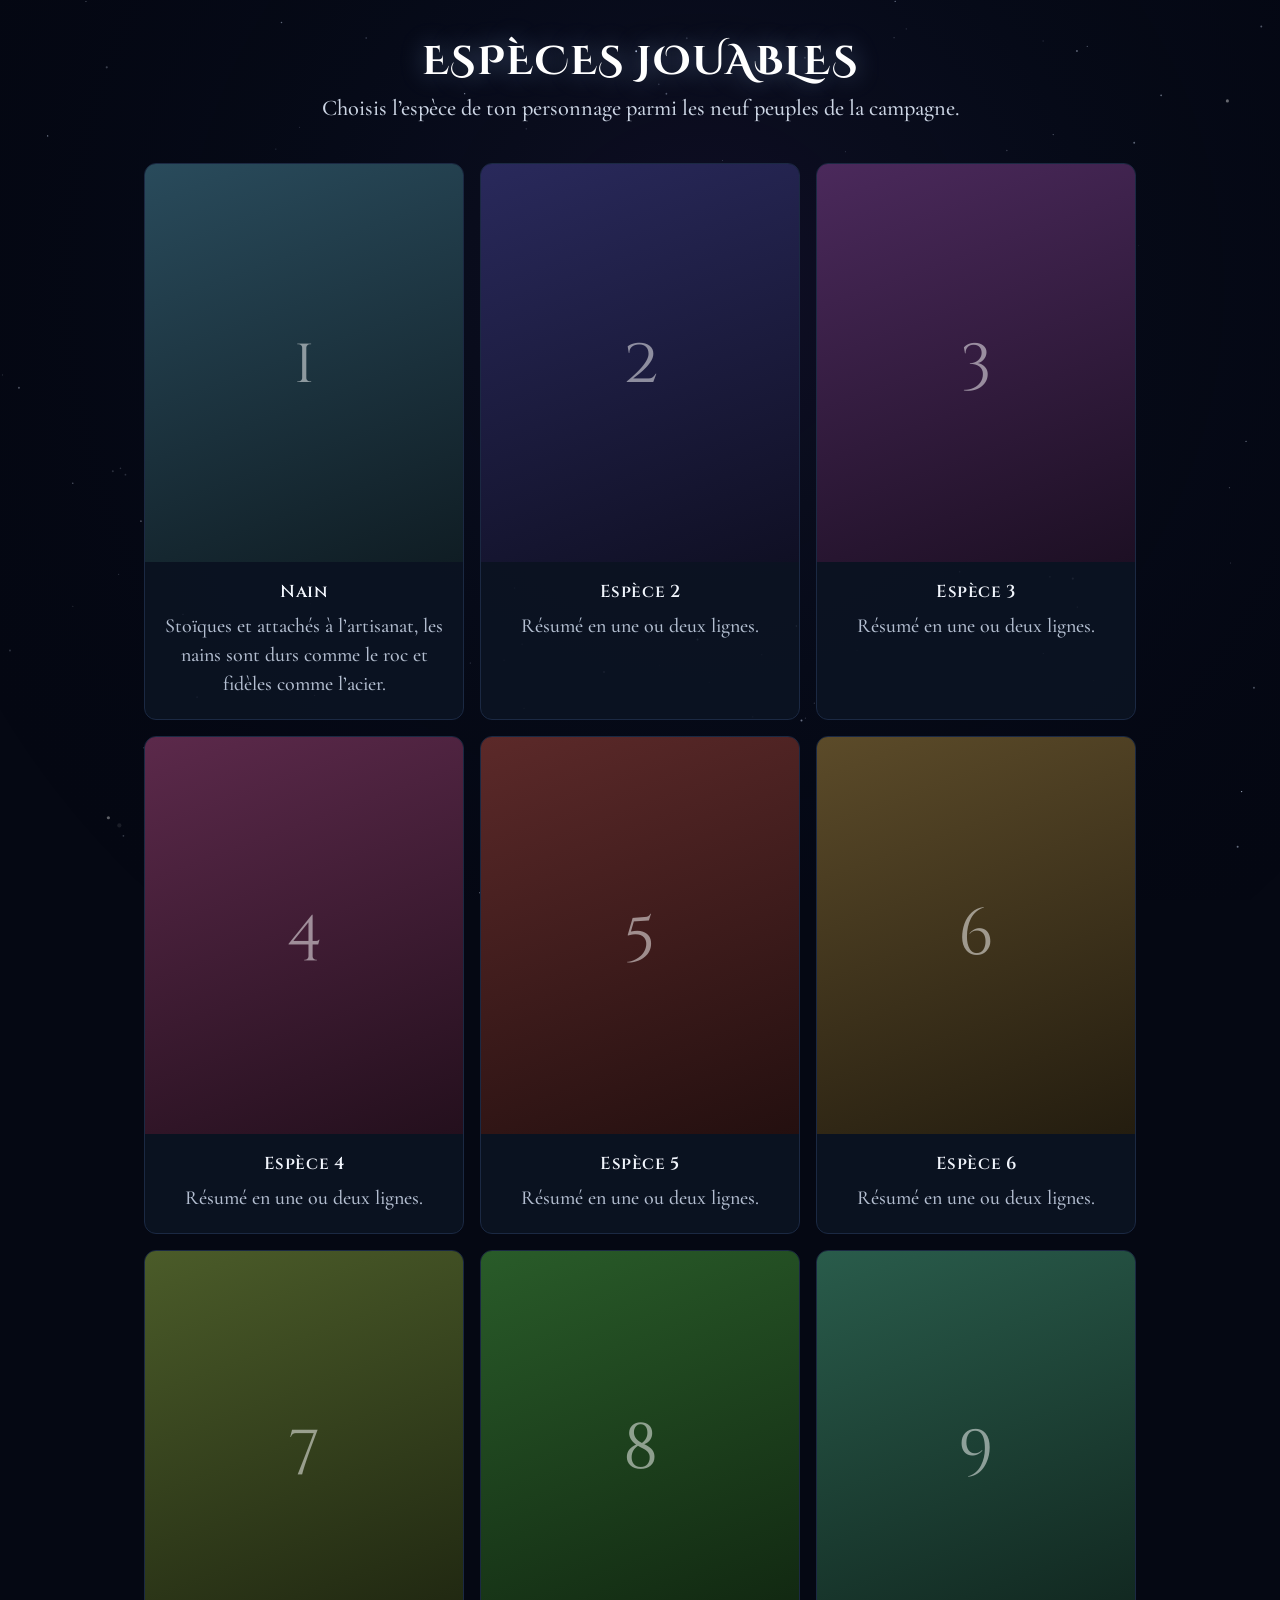
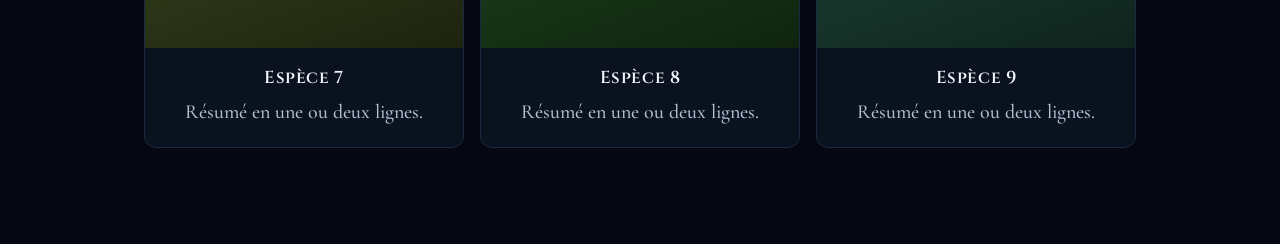
<file: Espèces jouables (1).html>
<!DOCTYPE html>
<html lang="fr">
<head>
<meta charset="utf-8">
<meta name="viewport" content="width=device-width, initial-scale=1, viewport-fit=cover">
<title>Espèces jouables</title>
<link rel="stylesheet" href="https://fonts.googleapis.com/css2?family=Cinzel:wght@600&family=Cinzel+Decorative:wght@700&family=Cormorant+Garamond:ital,wght@0,400;0,500;0,600;1,400;1,500&family=Inter:wght@400;500;600&display=swap">
<style>
:root{--bg:#050813;--panel:#0c1424;--panel-2:#101b30;--line:#1b2943;--text:#e9eef7;--muted:#b3bed0;--accent:#86cdf5;
--accent-soft:color-mix(in srgb,var(--accent) 14%,var(--bg));--accent-line:color-mix(in srgb,var(--accent) 38%,var(--bg));
--f-display:'Cinzel Decorative','Cinzel',Georgia,serif;--f-head:'Cinzel',Georgia,serif;--f-prose:'Cormorant Garamond',Georgia,serif;--f-ui:'Inter',system-ui,-apple-system,'Segoe UI',sans-serif;color-scheme:dark}
*{box-sizing:border-box}
html{scroll-padding-top:env(safe-area-inset-top,0px)}
body{margin:0;background:var(--bg);color:var(--text);font:15px/1.6 var(--f-ui);-webkit-font-smoothing:antialiased}
a{color:inherit}
:focus-visible{outline:2px solid var(--accent);outline-offset:2px}
#sky{position:fixed;inset:0;width:100%;height:100%;z-index:0;pointer-events:none}
.page{position:relative;z-index:1;max-width:1080px;margin:0 auto;min-height:100vh;padding:40px max(20px,env(safe-area-inset-right,0px)) 96px max(20px,env(safe-area-inset-left,0px))}
.page.wide{max-width:none;padding-inline:clamp(20px,4vw,64px)}
.tagline{margin:0;font-family:var(--f-prose);font-size:1.4rem;font-weight:500;line-height:1.4;color:#cdd6e5}
/* Accueil */
.pagehead{display:grid;justify-items:center;gap:8px;text-align:center;margin-bottom:40px}
.pagehead h1{margin:0;font-family:var(--f-display);font-weight:700;font-size:clamp(1.6rem,4.5vw,2.5rem);line-height:1.1;letter-spacing:.04em;text-transform:uppercase;color:#fff;text-shadow:0 0 24px rgba(160,200,255,.4);text-wrap:balance}
.grid{display:flex;flex-wrap:wrap;justify-content:center;gap:16px}
.card{flex:1 1 260px;max-width:320px;min-width:0;display:flex;flex-direction:column;text-align:center;overflow:hidden;border:1px solid var(--line);border-radius:12px;background:color-mix(in srgb,var(--panel) 86%,transparent);text-decoration:none;transition:border-color .15s,transform .15s}
.card:hover{border-color:var(--accent-line);transform:translateY(-2px)}
.card-img{width:100%;aspect-ratio:4/5;display:grid;place-items:center;overflow:hidden;background:linear-gradient(160deg,hsl(var(--h) 38% 26%),hsl(var(--h) 40% 10%))}
.card-img span{font-family:var(--f-display);font-size:4rem;color:rgba(255,255,255,.5)}
.card-img img{display:block;width:100%;height:100%;object-fit:cover;transition:transform .3s}
.card:hover .card-img img{transform:scale(1.04)}
.card-body{display:grid;gap:6px;padding:16px 18px 20px}
.card h3{margin:0;font-family:var(--f-head);font-weight:600;font-size:1.08rem;letter-spacing:.03em;color:#f1f5fc}
.card p{margin:0;font-family:var(--f-prose);font-weight:500;font-size:1.25rem;line-height:1.45;color:var(--muted);display:-webkit-box;-webkit-line-clamp:3;-webkit-box-orient:vertical;overflow:hidden}
/* Fiche */
.crumbs{display:flex;flex-wrap:wrap;align-items:center;gap:8px;margin-bottom:22px;font-size:13px;color:var(--muted)}
.crumbs a{color:var(--accent);text-decoration:none}.crumbs a:hover{text-decoration:underline}
.col{min-width:0}
.ph{margin-bottom:28px}
.eyebrow{margin:0 0 6px;font-size:11px;letter-spacing:.18em;text-transform:uppercase;color:var(--accent);font-weight:600}
.ph h1{margin:0;font-family:var(--f-head);font-weight:600;font-size:clamp(1.8rem,5vw,2.8rem);letter-spacing:.03em;line-height:1.15;overflow-wrap:anywhere}
.lede{margin:10px 0 0;font-family:var(--f-prose);font-style:italic;font-weight:500;font-size:1.45rem;color:#d0d9e8}
.tags{display:flex;flex-wrap:wrap;gap:6px;margin-top:14px}
.tag{padding:3px 10px;border:1px solid var(--accent-line);background:var(--accent-soft);color:var(--accent);font-size:11px;letter-spacing:.1em;text-transform:uppercase;font-weight:600;border-radius:4px}
.entry-grid{display:grid;grid-template-columns:minmax(0,1fr) clamp(300px,24vw,400px);gap:clamp(24px,4vw,56px);align-items:start}
.prose{min-width:0;font-family:var(--f-prose);font-size:1.45rem;font-weight:500;line-height:1.65;color:#f3f6fb;text-rendering:optimizeLegibility}
.prose p{margin:0 0 1em}
.prose h3{margin:1.8em 0 .5em;font-family:var(--f-head);font-weight:600;font-size:1.02rem;letter-spacing:.1em;text-transform:uppercase;color:var(--accent)}
.prose h3:first-child{margin-top:0}
.prose h4{margin:1.5em 0 .35em;font-family:var(--f-head);font-weight:600;font-size:1.15rem;letter-spacing:.03em;color:#f1f5fc}
.prose h3+h4,.prose h4+p{margin-top:0}
.prose h3+h4{margin-top:.6em}
.lvl{display:inline-block;margin-right:8px;padding:1px 8px;border-radius:4px;background:var(--panel-2);border:1px solid var(--line);font:600 11px/1.6 var(--f-ui);letter-spacing:.08em;text-transform:uppercase;color:var(--accent);vertical-align:2px}
.tablewrap{overflow-x:auto;border:1px solid var(--line);border-radius:12px;background:color-mix(in srgb,var(--panel) 80%,transparent)}
.dons{width:100%;border-collapse:collapse;font-size:1.25rem;line-height:1.45}
.dons th,.dons td{padding:12px 14px;text-align:left;vertical-align:top;border-bottom:1px solid var(--line)}
.dons tbody tr:last-child>*{border-bottom:0}
.dons thead th{background:var(--panel-2);font:600 11px/1.4 var(--f-ui);letter-spacing:.12em;text-transform:uppercase;color:var(--accent)}
.dons .d-lvl{width:1%;white-space:nowrap}
.dons .d-lvl .lvl{margin:0}
.dons .d-name{font-family:var(--f-head);font-weight:600;font-size:1.1rem;letter-spacing:.02em;color:#f1f5fc}
.dons .d-row{cursor:pointer;transition:background .15s}
.dons .d-row:hover{background:var(--accent-soft)}
.d-btn{display:flex;width:100%;align-items:center;justify-content:space-between;gap:12px;margin:0;padding:0;border:0;background:none;color:inherit;font:inherit;text-align:left;cursor:pointer}
.d-btn i{flex:none;width:8px;height:8px;margin:-3px 4px 0 0;border:solid var(--accent);border-width:0 2px 2px 0;transform:rotate(45deg);transition:transform .2s}
.d-link{text-decoration:none}
.d-link i{margin-top:0;transform:rotate(-45deg);transition:transform .2s}
.dons .d-row:hover .d-link i{transform:translateX(3px) rotate(-45deg)}
.dons .d-desc td{background:var(--panel-2);color:#d6deec;padding-top:10px;padding-bottom:14px}
.body{min-width:0}
.tabs{display:flex;flex-wrap:wrap;gap:4px;margin:0 0 26px;border-bottom:1px solid var(--line)}
.tabs a{display:inline-flex;align-items:center;gap:8px;margin-bottom:-1px;padding:11px 16px;border-bottom:2px solid transparent;font:600 12px/1 var(--f-ui);letter-spacing:.12em;text-transform:uppercase;color:var(--muted);text-decoration:none;white-space:nowrap;transition:color .15s}
.tabs a:hover{color:var(--text)}
.tabs a[aria-current="page"]{color:var(--accent);border-bottom-color:var(--accent)}
.tabs small{padding:1px 7px;border-radius:10px;background:var(--panel-2);border:1px solid var(--line);font:600 10px/1.6 var(--f-ui);letter-spacing:.04em;color:var(--muted)}
.stats{display:grid;grid-template-columns:minmax(120px,28%) minmax(0,1fr);margin:0 0 1.2em;border:1px solid var(--line);border-radius:12px;overflow:hidden;background:color-mix(in srgb,var(--panel) 80%,transparent)}
.stats dt,.stats dd{margin:0;padding:11px 16px;border-bottom:1px solid var(--line)}
.stats dt{display:flex;align-items:center;background:var(--panel-2);font:600 11px/1.5 var(--f-ui);letter-spacing:.1em;text-transform:uppercase;color:var(--muted)}
.stats dd{font-family:var(--f-prose);font-weight:500;font-size:1.25rem;line-height:1.35;color:#f3f6fb}
.stats dt:nth-last-of-type(1),.stats dd:last-of-type{border-bottom:0}
@media (max-width:900px){.tabs{flex-wrap:nowrap;overflow-x:auto}}
.ib-caps{padding:14px 16px 16px;border-top:1px solid var(--line)}
.ib-caps h3{margin:0 0 8px;font:600 11px/1.5 var(--f-ui);letter-spacing:.1em;text-transform:uppercase;color:var(--muted)}
.ib-caps p{margin:0 0 .7em;font-family:var(--f-prose);font-weight:500;font-size:1.2rem;line-height:1.4;color:#f3f6fb}
.ib-caps p:last-child{margin-bottom:0}
.legacy{margin-left:8px;padding:1px 7px;border:1px solid var(--line);border-radius:4px;font:600 10px/1.6 var(--f-ui);font-style:normal;letter-spacing:.08em;text-transform:uppercase;color:var(--muted)}
.filtres{display:flex;flex-wrap:wrap;align-items:center;gap:10px;margin-bottom:12px}
.filtres input[type=search],.filtres select{height:40px;padding:0 12px;border:1px solid var(--line);border-radius:8px;background:var(--panel-2);color:var(--text);font:500 14px var(--f-ui)}
.filtres input[type=search]{flex:1 1 200px;min-width:0}
.filtres select{flex:0 1 170px;min-width:0}
.f-chk{display:inline-flex;align-items:center;gap:8px;font:500 14px var(--f-ui);color:var(--text);cursor:pointer}
.f-chk input{width:16px;height:16px;accent-color:var(--accent)}
.f-bar{display:flex;flex-wrap:wrap;align-items:center;justify-content:space-between;gap:10px;margin-bottom:16px}
.f-bar div{display:flex;flex-wrap:wrap;gap:6px}
.prose .f-count{margin:0;font:500 13px var(--f-ui);color:var(--muted)}
.prose .f-none{font:500 14px var(--f-ui);color:var(--muted)}
.f-btn{height:34px;padding:0 12px;border:1px solid var(--line);border-radius:8px;background:none;color:var(--muted);font:600 12px var(--f-ui);cursor:pointer}
.f-btn:hover{color:var(--text);border-color:var(--accent-line)}
.grp{margin:0 0 14px;border:1px solid var(--line);border-radius:12px;overflow:hidden;background:color-mix(in srgb,var(--panel) 80%,transparent)}
.grp[hidden],.d-row[hidden]{display:none}
.grp summary{display:flex;align-items:center;gap:10px;padding:13px 16px;list-style:none;cursor:pointer;background:var(--panel-2);font:600 12px/1 var(--f-ui);letter-spacing:.12em;text-transform:uppercase;color:var(--accent)}
.grp summary::-webkit-details-marker{display:none}
.grp summary::after{content:"";margin-left:auto;width:8px;height:8px;border:solid var(--accent);border-width:0 2px 2px 0;transform:rotate(45deg);transition:transform .2s}
.grp[open] summary::after{transform:rotate(-135deg)}
.grp summary .lvl{margin:0}
.g-count{padding:1px 8px;border:1px solid var(--line);border-radius:10px;font:600 10px/1.6 var(--f-ui);letter-spacing:.04em;color:var(--muted)}
.grp .tablewrap{border:0;border-top:1px solid var(--line);border-radius:0;background:none}
.dons .d-pre,.dons .d-src{font-size:1.05rem;color:#c3cde0}
.dons .d-src{white-space:nowrap}
.herit tbody tr:nth-child(odd){background:color-mix(in srgb,var(--panel) 92%,transparent)}
.herit tbody tr:nth-child(even){background:color-mix(in srgb,var(--accent) 10%,var(--panel-2))}
.herit .d-name{width:24%;min-width:150px}
.h-src{display:block;margin-top:5px;font:500 11px/1.4 var(--f-ui);letter-spacing:.03em;color:var(--muted)}
.herit .h-txt{min-width:280px;font-size:1.15rem;line-height:1.5;color:#f3f6fb}
.herit .h-txt p{margin:0 0 .6em}
.herit .h-txt p:last-child{margin:0}
.infobox{position:relative;border:1px solid var(--line);border-radius:12px;overflow:hidden;background:color-mix(in srgb,var(--panel) 90%,transparent)}
.ib-head{display:grid;gap:2px;padding:14px 16px;background:var(--panel-2);border-bottom:1px solid var(--line)}
.ib-head span{font-size:11px;letter-spacing:.16em;text-transform:uppercase;color:var(--accent);font-weight:600}
.ib-head strong{font-family:var(--f-head);font-size:1.1rem;font-weight:600;letter-spacing:.03em}
.infobox dl{display:grid;grid-template-columns:minmax(90px,38%) minmax(0,1fr);gap:10px 14px;margin:0;padding:16px}
.infobox dt{font-size:11px;letter-spacing:.1em;text-transform:uppercase;color:var(--muted);padding-top:3px}
.infobox dd{margin:0;font-family:var(--f-prose);font-weight:500;font-size:1.25rem;line-height:1.35;color:#f3f6fb}
.refs{margin-top:48px;display:flex;flex-wrap:wrap;gap:12px}
.chip{display:inline-flex;flex-direction:column;padding:8px 14px;border:1px solid var(--line);border-radius:10px;background:color-mix(in srgb,var(--panel) 86%,transparent);text-decoration:none;font-weight:500}
.chip:hover{border-color:var(--accent-line)}
.chip small{font-size:10px;letter-spacing:.14em;text-transform:uppercase;color:var(--accent)}
@media (max-width:900px){.entry-grid{grid-template-columns:minmax(0,1fr) 230px;gap:22px}.infobox dl{grid-template-columns:minmax(0,1fr);gap:0;padding:12px 14px}.infobox dt{padding:8px 0 0}.infobox dd{padding-bottom:2px}.ib-head{padding:12px 14px}.page{padding-top:24px}}
@media (max-width:640px){.entry-grid{grid-template-columns:minmax(0,1fr);gap:24px}.col{display:contents}.infobox{order:1}.body{order:2}.infobox .card-img{aspect-ratio:16/7;max-height:200px}.infobox .card-img img{object-position:50% 25%}.infobox .card-img span{font-size:2.5rem}.infobox dl{grid-template-columns:minmax(90px,38%) minmax(0,1fr);gap:10px 14px;padding:16px}.infobox dt{padding-top:3px}}
@media (prefers-reduced-motion:reduce){*{transition:none!important}}
</style>
</head>
<body>
<canvas id="sky" aria-hidden="true"></canvas>
<main class="page" id="view"></main>

<script>
/* ===== MODIFIE ICI : une entrée par espèce =====
   nom, image (chemin ou lien, ex. "images/elfe.jpg"), accroche, resume (texte de la carte),
   description (paragraphes), tags (traits PF2e), pv, taille, vitesse, bonus, defauts, vision,
   langues, languesSup, infos (lignes supplémentaires [libellé, valeur]),
   capacites / heritages (titre + texte), dons (niveau + titre + texte).
   Un champ laissé vide n’est pas affiché. */
const TITRE="Espèces jouables";
const INTRO="Choisis l’espèce de ton personnage parmi les neuf peuples de la campagne.";
const NAIN={
  nom:"Nain",
  image:"",
  accroche:"Un peuple petit et trapu, souvent têtu, farouche et dévoué.",
  resume:"Stoïques et attachés à l’artisanat, les nains sont durs comme le roc et fidèles comme l’acier.",
  description:[
    "Les nains ont la réputation d’un peuple stoïque et sévère, mais leur zèle est sans bornes et ils vouent un profond respect au travail bien fait. Aux yeux d’un étranger, ils paraissent méfiants et repliés sur leur clan ; pour leurs amis et leur famille, ils sont chaleureux et attentionnés. La confiance d’un nain se gagne difficilement, mais une fois acquise, elle est solide comme le fer.",
    {titre:"Description physique",texte:"Les nains sont petits et trapus : environ trente centimètres de moins que la plupart des humains, avec un corps large et une carrure massive. Quel que soit leur genre, ils sont fiers de la longueur de leurs cheveux et de leur barbe, qu’ils tressent en motifs complexes dont certains désignent un clan précis. Une longue barbe est signe de maturité et d’honneur dans de nombreux clans. Un nain atteint l’âge adulte vers 25 ans, mais sa culture traditionaliste attache plus d’importance aux rites de passage propres à chaque clan qu’à l’âge lui-même."},
    {titre:"Société",texte:"L’ancien empire nain est tombé depuis longtemps, submergé par les orques et les peuples gobelinoïdes, mais les nains d’aujourd’hui conservent ce qui faisait sa grandeur : ténacité, audace et entêtement. Ils vivent dans des citadelles-montagnes disséminées à la surface, ce qui creuse de grands fossés culturels entre les clans. Presque tous partagent pourtant la passion de la pierre, du métal et de la famille. Rares sont ceux que l’on voit sans leur dague de clan à la ceinture, forgée juste avant leur naissance et propre à leur lignée."},
    {titre:"Croyances",texte:["Les nains tiennent à l’honneur et suivent de près les traditions de leur clan et de leur royaume. Ils ont un sens aigu de l’amitié et de la justice, mais choisissent leurs amis avec soin. Ils travaillent dur et font la fête plus fort encore, surtout quand la bière est forte. Torag, dieu des nains, est leur divinité principale, même si le culte des membres de sa famille est courant.","Édits courants : créer un art utile ; protéger sa communauté de ceux qui lui veulent du mal ; garder sa dague de clan près de soi.","Anathèmes courants : laisser une activité ou une promesse inachevée ; renier sa famille."]}
  ],
  tags:["Nain","Humanoïde"],
  pv:"10",
  taille:"Moyenne",
  vitesse:"6 m",
  bonus:"Constitution, Sagesse, Libre",
  defauts:"Charisme",
  vision:"Vision dans le noir",
  langues:"Commun, Nain",
  languesSup:"Autant que ton modificateur d’Intelligence (s’il est positif) : gnome, gobelin, jotun, orque, pétran, sakvroth, ou toute autre langue à laquelle tu as accès",
  infos:[
    ["Durée de vie","Environ 350 ans"]
  ],
  capacites:[
    {titre:"Vision dans le noir",texte:"Tu vois dans l’obscurité et la pénombre aussi bien qu’en pleine lumière, même si ta vision dans le noir est en noir et blanc."},
    {titre:"Dague de clan",texte:"Tu reçois gratuitement une dague de clan, offerte à ta naissance. La vendre est un terrible tabou qui t’attire le mépris des autres nains."}
  ],
  heritages:[
    {"titre": "Ancient-Blooded Dwarf", "source": "Player Core pg. 43", "texte": ["Dwarven heroes of old could shrug off their enemies’ magic, and some of that resistance manifests in you. You gain the Call on Ancient Blood reaction.", "Call on Ancient Blood (reaction). Trigger: You attempt a saving throw against a magical effect, but you haven’t rolled yet. Your ancestors’ innate resistance to magic surges, before slowly ebbing down. You gain a +1 circumstance bonus until the end of this turn. This bonus also applies to the triggering save.", "Feats requiring this heritage: Kneel for No God."]},
    {"titre": "Anvil Dwarf", "source": "Character Guide pg. 19", "legacy": true, "texte": "You are a descendant of a famed crafter and have your own amazing talent. Other dwarves might consider this a blessing from your ancestors or from the Forgefather himself, depending on where you grew up. You become trained in Crafting (or another skill if you were already trained in Crafting) and gain the Specialty Crafting skill feat, but you can pick two different specialties instead of one."},
    {"titre": "Death Warden Dwarf", "source": "Player Core pg. 43", "texte": ["Your ancestors were tomb guardians, and their power to ward off death passed on to you. If you roll a success on a saving throw against an effect that has the void trait or was created by an undead creature, you get a critical success instead.", "Feats requiring this heritage: Tomb-Watcher’s Glare."]},
    {"titre": "Elemental Heart Dwarf", "source": "Character Guide pg. 19", "legacy": true, "texte": ["Whether through a connection to Torag’s forge, the azers of the Plane of Fire, or another source, you can exude a burst of energy. Mbe’ke and Taralu dwarves of the Mwangi Expanse believe this heritage is a gift from dragons or elemental spirits. Choose one of the following damage types: acid, cold, electricity, or fire. Once chosen, this can’t be changed. You gain the Energy Emanation activity.", "Energy Emanation (two actions; Evocation, Primal; Frequency once per day). Energy bursts forth from your body. You deal 1d6 damage of your chosen type to all adjacent creatures (basic Reflex save using your class DC or spell DC, whichever is higher). At 3rd level, and every 2 levels thereafter, this damage increases by 1d6.", "Feats requiring this heritage: Energy Blessed."]},
    {"titre": "Forge Dwarf", "source": "Player Core pg. 43", "texte": "You have a remarkable adaptation to hot environments. This grants you fire resistance equal to half your level (minimum 1), and you treat environmental heat effects as if they were one step less extreme (incredible heat becomes extreme, extreme heat becomes severe, and so on)."},
    {"titre": "Forge-Blessed Dwarf", "source": "Highhelm pg. 109", "legacy": true, "texte": ["PFS Note: A Forge-Blessed dwarf can use their granted 1st-level spell once per scenario.", "You are from a family in Highhelm that venerates a particular dwarven deity above all others. Your birth was blessed by your family’s patron deity, granting you a fraction of their power. Choose one deity from the dwarven pantheon. You can cast the 1st-level spell they grant clerics (such as soothe if your family’s patron is Bolka) as an innate divine spell once per week."]},
    {"titre": "Oathkeeper Dwarf", "source": "Character Guide pg. 19", "legacy": true, "texte": "Growing up, you never tried to lie to get what you wanted, and even when necessary, lying makes you uncomfortable. The especially faithful might even have thought that you were blessed by the dwarven god of duty, Kols. You gain a +1 circumstance bonus to Perception checks to Sense Motive and to Perception DCs against attempts to Lie to you. Furthermore, you gain a +2 circumstance bonus to Diplomacy checks to convince others you speak the truth when you are telling the truth, and you take a –4 circumstance penalty to Lie and to your Deception DC against Sense Motive."},
    {"titre": "Rock Dwarf", "source": "Player Core pg. 43", "texte": "Your ancestors lived and worked among the ancient stones of the mountains or the depths of the earth. This makes you solid as a rock when you plant your feet. You gain a +2 circumstance bonus to your Fortitude or Reflex DC against attempts to Reposition, Shove, or Trip you. This bonus also applies to saving throws against spells or effects that attempt to force you to move or knock you prone. In addition, if any effect would force you to move 10 feet or more, you are moved only half the distance."},
    {"titre": "Strong-Blooded Dwarf", "source": "Player Core pg. 43", "texte": "Your blood runs hearty and strong, and you can shake off toxins. You gain poison resistance equal to half your level (minimum 1), and each of your successful saving throws against a poison affliction reduces its stage by 2, or by 1 for a virulent poison. Each critical success against an ongoing poison reduces its stage by 3, or by 2 for a virulent poison."}
  ],
  dons:[
    {"niveau": 1, "titre": "Avenge in Glory", "traits": ["Dwarf", "Uncommon"], "prereq": "", "source": "Character Guide pg. 20", "texte": ["You honor your ally’s life. You gain temporary Hit Points equal to your level for 1 minute. As long as you still have these temporary Hit Points, you also gain a +1 circumstance bonus to your attack and damage rolls."], "action": "Reaction", "meta": [["Frequency", "once per day"], ["Access", "mountain dwarf ethnicity"], ["Trigger", "An ally within 30 feet gains the dying condition."]], "detail": true},
    {"niveau": 1, "titre": "Clan Lore", "traits": ["Dwarf"], "prereq": "", "source": "Highhelm pg. 108", "texte": ["Your clan matters as much to you as your dwarven ancestry. You become trained in the two skills associated with your clan, plus the Lore listed for it. If you would automatically be trained in one of those skills (from your background or class, say), you pick a different skill instead.", "If your clan isn’t listed, the GM decides on a fitting set of skills. The skills don’t change automatically if you later join another clan, though the GM may allow a swap through retraining during downtime.", "Clan skills and Lore: Aringeld – Diplomacy, Society; Mercantile Lore. Breakiron – Crafting, Survival; Alchemy Lore. Firecask – Crafting, Nature; Alcohol Lore. Gelderon – Athletics, Nature; Farming Lore. Grimmark – Crafting, Society; Architecture Lore. Ironfist – Crafting, Medicine; Smelting Lore. Molgrade – Crafting, Thievery; Smithing Lore. Oriddus – Religion, Society; Dwarven Pantheon Lore. Runebinder – Arcana, Occultism; Academia Lore. Stonefist – Athletics, Intimidation; Warfare Lore. Tolorr – Diplomacy, Society; Library Lore. Vanderholl – Athletics, Crafting; Labor Lore.", "PFS Note: Clan Lore can only be used to join clans listed in official products, and you may not change your clan or skills during downtime."], "meta": [], "detail": true},
    {"niveau": 1, "titre": "Clan’s Edge", "traits": ["Dwarf"], "prereq": "trained in clan daggers", "source": "Character Guide pg. 20", "texte": ["Make two Strikes with your clan dagger against different targets; your multiple attack penalty applies to them as normal. You then use an Interact action to gain the +1 circumstance bonus to AC that the clan dagger’s parry trait provides.", "Leads to: Protective Sheath."], "action": "Two actions", "meta": [], "detail": true},
    {"niveau": 1, "titre": "Dwarven Doughtiness", "traits": ["Dwarf"], "prereq": "", "source": "Player Core pg. 43", "texte": ["At the end of your turn, you reduce your frightened condition by 2 instead of 1."], "meta": [], "detail": true},
    {"niveau": 1, "titre": "Dwarven Lore", "traits": ["Dwarf"], "prereq": "", "source": "Player Core pg. 43", "texte": ["You become trained in Crafting and Religion. If you would automatically become trained in one of those skills (from your background or class, for example), you instead become trained in a skill of your choice.", "You also become trained in Dwarven Lore."], "meta": [], "detail": true},
    {"niveau": 1, "titre": "Dwarven Weapon Familiarity", "traits": ["Dwarf"], "prereq": "", "source": "Player Core pg. 44", "texte": ["You gain access to all uncommon weapons that have the dwarf trait. You are also familiar with dwarf-trait weapons plus the battle axe, pick, and warhammer: for proficiency, any of these that are martial count as simple weapons, and any that are advanced count as martial weapons.", "At 5th level, whenever you critically hit with one of these weapons, you also get its critical specialization effect."], "meta": [], "detail": true},
    {"niveau": 1, "titre": "Eye for Treasure", "traits": ["Dwarf"], "prereq": "", "source": "Advanced Player’s Guide pg. 42", "texte": ["You become trained in Crafting, or in a skill of your choice if you would automatically be trained in Crafting already (from your background or class, for example). You also gain a +1 circumstance bonus to Crafting checks made to Recall Knowledge.", "In addition, you gain the Crafter’s Appraisal skill feat, which lets you identify magic items using the Crafting skill."], "meta": [], "detail": true},
    {"niveau": 1, "titre": "Forge-Day’s Rest", "traits": ["Dwarf", "Uncommon"], "prereq": "", "source": "Character Guide pg. 20", "texte": ["As long as you rest for 12 hours, you gain the benefits of the Fast Recovery general feat, and you can go 20 hours without rest before becoming fatigued."], "meta": [["Access", "underground dwarf ethnicity"]], "detail": true},
    {"niveau": 1, "titre": "Mountain Strategy", "traits": ["Dwarf"], "prereq": "", "source": "Player Core pg. 44", "texte": ["You gain a +1 circumstance bonus to damage with weapons and unarmed attacks against creatures with the giant, goblin, hryngar, or orc trait. If your attack deals more than one weapon die (common at higher levels), the bonus equals the number of weapon dice or unarmed attack dice.", "In addition, if a creature critically succeeds at an attack against you and damages you, you gain this damage bonus against it for 1 minute, whether or not it has one of those traits.", "Special: The GM can add other creature traits to the list of ancestral foes if your community commonly fights other kinds of enemies."], "meta": [], "detail": true},
    {"niveau": 1, "titre": "Rivethun Disciple", "traits": ["Dwarf", "Uncommon"], "prereq": "", "source": "Highhelm pg. 108", "texte": ["You are aware of the friction between your body and spirit, and with some concentration you make the best of it.", "You gain a +1 circumstance bonus to Crafting, Deception, Intimidation, and Medicine checks while you have the clumsy, drained, or enfeebled condition.", "You gain a +1 circumstance bonus to Athletics, Stealth, and Thievery checks while you have the immobilized, slowed, or stupefied condition."], "meta": [["Access", "Rivethun Adherent background, or you are a member of the Rivethun"]], "detail": true},
    {"niveau": 1, "titre": "Rock Runner", "traits": ["Dwarf"], "prereq": "", "source": "Player Core pg. 44", "texte": ["You ignore difficult terrain caused by stone (such as rubble or gravel) and uneven ground made of stone or earth.", "When you use Acrobatics to Balance on narrow surfaces or uneven ground made of stone or earth, you aren’t off-guard, and a success on one of these checks becomes a critical success.", "Leads to: Boulder Roll."], "meta": [], "detail": true},
    {"niveau": 1, "titre": "Stonemason’s Eye", "traits": ["Dwarf"], "prereq": "", "source": "Player Core pg. 44", "texte": ["You become trained in Crafting. If you’re already trained in Crafting, you instead gain the Specialty Crafting skill feat for stonemasonry.", "You also gain a +2 circumstance bonus to Perception checks to notice unusual stonework, including checks to discover mechanical traps made of stone or hidden within stone.", "If you aren’t Seeking or otherwise searching, the GM automatically rolls a secret check for you to notice unusual stonework anyway; this check doesn’t get the +2 bonus."], "meta": [], "detail": true},
    {"niveau": 1, "titre": "Surface Culture", "traits": ["Dwarf", "Uncommon"], "prereq": "", "source": "Character Guide pg. 20", "texte": ["You become trained in Society (or in a skill of your choice if you were already trained in Society), and you gain the Additional Lore skill feat for the Lore that matches your culture (for example, Ouat Lore or Pahmet Lore)."], "meta": [["Access", "any surface dwarf ethnicity"]], "detail": true},
    {"niveau": 1, "titre": "Unburdened Iron", "traits": ["Dwarf"], "prereq": "", "source": "Player Core pg. 44", "texte": ["You ignore the Speed reduction from any armor you wear.", "In addition, whenever your Speed is penalized for another reason (the encumbered condition or a spell, for example), reduce that penalty by 5 feet. For instance, encumbered normally gives a –10-foot penalty, which becomes –5 feet. If several penalties apply to your Speed, choose only one to reduce."], "meta": [], "detail": true},
    {"niveau": 5, "titre": "Boulder Roll", "traits": ["Dwarf"], "prereq": "Rock Runner", "source": "Player Core pg. 44", "texte": ["Take a Step into the square of a foe that is your size or smaller. The foe must move into the empty space directly behind it, even if that puts it in harm’s way.", "The foe can attempt a Fortitude save against your Athletics DC to block your Step. If it makes the attempt, it takes bludgeoning damage equal to your level plus your Strength modifier, unless it critically succeeds on the save.", "If the foe can’t move into an empty space (for example, because it is surrounded by solid objects or other creatures), Boulder Roll has no effect."], "action": "Two actions", "meta": [], "detail": true},
    {"niveau": 5, "titre": "Clan Protector", "traits": ["Dwarf"], "prereq": "", "source": "Character Guide pg. 20", "texte": ["When you use an Interact action to gain the circumstance bonus to AC from your clan dagger’s parry trait, you can give that bonus to an adjacent ally instead of taking it yourself. You can use several Interact actions to protect multiple allies, or to protect both yourself and an ally. The ally keeps the bonus only while adjacent to you."], "meta": [], "detail": true},
    {"niveau": 5, "titre": "Defy the Darkness", "traits": ["Dwarf"], "prereq": "darkvision", "source": "Player Core pg. 44", "texte": ["You gain greater darkvision, which lets you see through magical darkness even when it would normally block darkvision (such as the darkness from a 4th-rank darkness spell).", "In exchange, you can’t cast spells with the darkness trait, use item activations with the darkness trait, or use any other ability with the darkness trait."], "meta": [], "detail": true},
    {"niveau": 5, "titre": "Dwarven Reinforcement", "traits": ["Dwarf"], "prereq": "Expert in Crafting", "source": "Player Core pg. 44", "texte": ["By spending 1 hour working on an item, you give it a +1 circumstance bonus to its Hardness for 24 hours. The bonus is +2 if you’re a master in Crafting and +3 if you’re legendary.", "You can reinforce part of a structure, but 1 hour usually covers only a door, a few windows, or another section that fits in a 10-foot cube."], "meta": [], "detail": true},
    {"niveau": 5, "titre": "Protective Sheath", "traits": ["Dwarf"], "prereq": "Clan’s Edge", "source": "Character Guide pg. 21", "texte": ["When you use Clan’s Edge and the hand not holding your clan dagger is empty, you can also use the dagger’s sheath to block attacks. The circumstance bonus to AC from parrying increases to +2 against any target you hit with a Strike this turn."], "meta": [], "detail": true},
    {"niveau": 5, "titre": "Sheltering Slab", "traits": ["Dwarf"], "prereq": "", "source": "Advanced Player’s Guide pg. 42", "texte": ["While you stay on the ground and are adjacent to a vertical stone wall at least as tall as you are, you aren’t off-guard against attacks as a result of being flanked. This works even if you’re at the outside corner of the wall."], "meta": [], "detail": true},
    {"niveau": 5, "titre": "Tomb-Watcher’s Glare", "traits": ["Divine", "Dwarf"], "prereq": "Death Warden Dwarf heritage", "source": "Character Guide pg. 21", "texte": ["When you critically hit an undead creature, or an undead creature critically fails a saving throw against one of your abilities, the undead creature becomes enfeebled 1 for 1 round."], "meta": [], "detail": true},
    {"niveau": 9, "titre": "Battleforger", "traits": ["Dwarf"], "prereq": "Master in Crafting", "source": "Character Guide pg. 21", "texte": ["By spending 1 hour working on a weapon or armor, you give it the effects of a +1 potency rune until your next daily preparations: a +1 item bonus to attack rolls for a weapon, or +1 to the armor’s item bonus to AC. This has no effect if the item already has a potency rune."], "meta": [], "detail": true},
    {"niveau": 9, "titre": "Echoes in Stone", "traits": ["Concentrate", "Dwarf"], "prereq": "", "source": "Player Core pg. 45", "texte": ["Until the start of your next turn, you gain imprecise tremorsense with a range of 20 feet."], "action": "One action", "meta": [["Requirements", "You are standing on a stone or earthen surface."]], "detail": true},
    {"niveau": 9, "titre": "Energy Blessed", "traits": ["Dwarf"], "prereq": "Elemental Heart Dwarf heritage", "source": "Character Guide pg. 21", "texte": ["When you use Energy Emanation, you can make the emanation 5, 10, or 15 feet. The damage increases to 6d6 plus an extra 1d6 for each level you have above 9th, instead of 1d6 plus an extra 1d6 for every 2 levels above 1st."], "meta": [], "detail": true},
    {"niveau": 9, "titre": "Heroes’ Call", "traits": ["Dwarf"], "prereq": "", "source": "Character Guide pg. 21", "texte": ["You gain heroism as a 3rd-rank innate occult spell that you can cast once per day. If you Cast the Spell while you have half your Hit Points or fewer, you also gain temporary Hit Points equal to twice your level."], "meta": [], "detail": true},
    {"niveau": 9, "titre": "Kneel for No God", "traits": ["Dwarf"], "prereq": "Ancient-Blooded Dwarf heritage", "source": "Character Guide pg. 21", "texte": ["Certain forms of magic have little effect on you. When you use your Call on Ancient Blood reaction against a divine spell and roll a critical failure on the saving throw, you get a failure instead."], "meta": [["Access", "Vahird ethnicity"]], "detail": true},
    {"niveau": 9, "titre": "Mountain’s Stoutness", "traits": ["Dwarf"], "prereq": "", "source": "Player Core pg. 45", "texte": ["Your maximum Hit Points increase by your level. While you have the dying condition, your recovery check DC is 9 + your dying value instead of 10 + your dying value.", "If you also have the Toughness feat, the Hit Points from both feats add together, and your recovery check DC becomes 6 + your dying value."], "meta": [], "detail": true},
    {"niveau": 9, "titre": "Returning Throw", "traits": ["Dwarf"], "prereq": "", "source": "Advanced Player’s Guide pg. 42", "texte": ["Make a ranged Strike with a thrown weapon. Once the Strike is complete, the weapon arcs or ricochets back to your hand. If your hands are full when it returns, it falls to the ground in your space."], "action": "Two actions", "meta": [], "detail": true},
    {"niveau": 9, "titre": "Rivethun Spiritual Attunement", "traits": ["Dwarf", "Uncommon"], "prereq": "", "source": "Highhelm pg. 108", "texte": ["Once per day, you can use an action with the concentrate trait to gain spiritsense as an imprecise sense with a range of 60 feet for 1 minute. You sense the presence of spirits as described in the Soulsight feat."], "meta": [["Frequency", "once per day"], ["Access", "Rivethun Adherent background, or you are a member of the Rivethun"]], "detail": true},
    {"niveau": 9, "titre": "Stone Bones", "traits": ["Dwarf"], "prereq": "", "source": "Player Core pg. 45", "texte": ["Attempt a DC 17 flat check. If you succeed, the critical hit becomes a normal hit."], "action": "Reaction", "meta": [["Trigger", "You are struck by a critical hit that deals physical damage."]], "detail": true},
    {"niveau": 9, "titre": "Stonewalker", "traits": ["Dwarf"], "prereq": "", "source": "Player Core pg. 45", "texte": ["You can cast one with stone as a 3rd-rank divine innate spell once per day.", "If you have the Stonemason’s Eye feat, you can attempt to find unusual stonework and stonework traps that require legendary proficiency in Perception.", "If you have both Stonemason’s Eye and legendary proficiency in Perception, you keep the bonus from Stonemason’s Eye when the GM rolls a secret check for you to notice unusual stonework.", "Leads to: Stonegate."], "meta": [], "detail": true},
    {"niveau": 13, "titre": "March the Mines", "traits": ["Dwarf"], "prereq": "", "source": "Player Core pg. 45", "texte": ["You gain a burrow Speed of 15 feet for this activity (if you don’t already have a higher one), then you either Stride twice or Burrow twice.", "You can choose one willing ally who is adjacent to you at the start of your movement to move with you. That ally ends its movement one square behind you."], "action": "Two actions", "meta": [], "detail": true},
    {"niveau": 13, "titre": "Telluric Power", "traits": ["Dwarf"], "prereq": "", "source": "Player Core pg. 45", "texte": ["When you make a melee Strike against a target standing on the same earth or stone surface as you, you gain a circumstance bonus to the damage roll equal to the number of weapon damage dice."], "meta": [], "detail": true},
    {"niveau": 17, "titre": "Stonegate", "traits": ["Dwarf", "Uncommon"], "prereq": "Stonewalker", "source": "Player Core pg. 45", "texte": ["You gain magic passage as a 7th-rank divine innate spell that you can cast once per day. Unlike the normal spell, this version can only open passages through barriers of earth or stone."], "meta": [], "detail": true},
    {"niveau": 17, "titre": "Stonewall", "traits": ["Dwarf", "Earth", "Polymorph"], "prereq": "", "source": "Player Core pg. 45", "texte": ["The strength of stone overcomes you so strongly that it replaces your stout body. You become petrified until the end of the current turn. You take no damage from the triggering effect, nor from any other ill effects that couldn’t affect stone."], "action": "Reaction", "meta": [["Frequency", "once per day"], ["Trigger", "An enemy or hazard’s effect hits you, or you fail a Fortitude save against one."]], "detail": true}
  ]
};
const ESPECES=[NAIN,...[2,3,4,5,6,7,8,9].map(n=>({
  nom:"Espèce "+n,
  image:"",
  accroche:"Une courte phrase d’ambiance",
  resume:"Résumé en une ou deux lignes.",
  description:["Premier paragraphe de description : apparence, culture, place dans le monde.","Deuxième paragraphe si besoin."],
  tags:["Humanoïde"],
  pv:"8",
  taille:"M",
  vitesse:"7,5 m",
  bonus:"Libre, Libre",
  defauts:"Aucun",
  vision:"Normale",
  langues:"Commun",
  languesSup:"Selon l’Intelligence",
  infos:[],
  capacites:[{titre:"Capacité spéciale",texte:"Description de la capacité."}],
  heritages:[{titre:"Héritage 1",texte:"Description de l’héritage."},{titre:"Héritage 2",texte:"Description de l’héritage."}],
  dons:[{niveau:1,titre:"Don d’ascendance",texte:"Description du don."},{niveau:5,titre:"Don d’ascendance",texte:"Description du don."}]
}))];
/* ===== FIN DE LA ZONE À MODIFIER ===== */

const view=document.getElementById("view");
const esc=s=>String(s).replace(/[&<>"]/g,c=>({"&":"&amp;","<":"&lt;",">":"&gt;",'"':"&quot;"}[c]));
const slug=n=>n.toLowerCase().normalize("NFD").replace(/[\u0300-\u036f]/g,"").replace(/[^a-z0-9]+/g,"-").replace(/^-|-$/g,"");
const hue=i=>(i*40+200)%360;
const portrait=(e,i)=>`<div class="card-img" style="--h:${hue(i)}">${e.image?`<img src="${esc(e.image)}" alt="${esc(e.nom)}" loading="lazy">`:`<span>${i+1}</span>`}</div>`;
const section=(t,a)=>a&&a.length?`<h3>${t}</h3>`+a.map(x=>`<p><strong>${esc(x.titre)}.</strong> ${esc(x.texte)}</p>`).join(""):"";
const liste=(e,k)=>k==="don"?[...(e.dons||[])].sort((x,y)=>x.niveau-y.niveau):k==="heritage"?(e.heritages||[]):[];
const lien=(e,k,x)=>`<a class="d-btn d-link" href="#/${slug(e.nom)}/${k}/${slug(x.titre)}"><span>${esc(x.titre)}${x.legacy?` <em class="legacy">Legacy</em>`:""}${(x.traits||[]).includes("Uncommon")?` <em class="legacy">Uncommon</em>`:""}</span><i aria-hidden="true"></i></a>`;
const sousSections=e=>e.heritages&&e.heritages.length?`<div class="tablewrap"><table class="dons herit"><thead><tr><th>Héritage</th><th>Description</th></tr></thead><tbody>`+liste(e,"heritage").map(x=>`<tr><th scope="row" class="d-name">${esc(x.titre)}${x.legacy?` <em class="legacy">Legacy</em>`:""}${x.source?`<span class="h-src">${esc(x.source)}</span>`:""}</th><td class="h-txt">${[].concat(x.texte).map(t=>`<p>${esc(t)}</p>`).join("")}</td></tr>`).join("")+`</tbody></table></div>`:"";
const norm=t=>String(t).toLowerCase().normalize("NFD").replace(/[\u0300-\u036f]/g,"");
const livre=t=>String(t||"").replace(/\s+pg\..*$/,"").trim();
const F={q:"",r:"",s:"",p:false};
const ligneDon=(e,x)=>`<tr class="d-row" data-n="${esc(norm(x.titre))}" data-r="${(x.traits||[]).includes("Uncommon")?"uncommon":"common"}" data-s="${esc(norm(livre(x.source)))}" data-p="${x.prereq?1:0}"><th scope="row" class="d-name">${lien(e,"don",x)}</th><td class="d-pre">${esc(x.prereq||"—")}</td><td class="d-src">${esc(livre(x.source))}</td></tr>`;
const feats=e=>{
  if(!(e.dons&&e.dons.length))return"";
  const L=liste(e,"don"),livres=[...new Set(L.map(x=>livre(x.source)).filter(Boolean))].sort(),niveaux=[...new Set(L.map(x=>x.niveau))];
  return `<div class="filtres" role="search"><input type="search" id="f-q" placeholder="Rechercher un don…" aria-label="Rechercher un don" autocomplete="off"><select id="f-rare" aria-label="Rareté"><option value="">Toutes raretés</option><option value="common">Common</option><option value="uncommon">Uncommon</option></select><select id="f-src" aria-label="Livre source"><option value="">Tous les livres</option>${livres.map(l=>`<option value="${esc(norm(l))}">${esc(l)}</option>`).join("")}</select><label class="f-chk"><input type="checkbox" id="f-pre"> Sans prérequis</label></div>
  <div class="f-bar"><p class="f-count" id="f-count" aria-live="polite"></p><div><button type="button" class="f-btn" id="f-reset">Réinitialiser</button><button type="button" class="f-btn" data-fold="open">Tout déplier</button><button type="button" class="f-btn" data-fold="close">Tout replier</button></div></div>`
  +niveaux.map(n=>{const g=L.filter(x=>x.niveau===n);return `<details class="grp" open><summary><span class="lvl">${esc(n)}</span>Niveau ${esc(n)}<span class="g-count">${g.length}</span></summary><div class="tablewrap"><table class="dons"><thead><tr><th>Don</th><th>Prérequis</th><th>Source</th></tr></thead><tbody>${g.map(x=>ligneDon(e,x)).join("")}</tbody></table></div></details>`}).join("")
  +`<p class="f-none" id="f-none" hidden>Aucun don ne correspond à ces filtres.</p>`;
};
function filtrer(){
  const q=norm(F.q).trim();let tot=0,vis=0;
  view.querySelectorAll(".grp").forEach(g=>{
    let n=0;
    g.querySelectorAll(".d-row").forEach(r=>{tot++;const d=r.dataset,ok=(!q||d.n.includes(q))&&(!F.r||d.r===F.r)&&(!F.s||d.s===F.s)&&(!F.p||d.p==="0");r.hidden=!ok;if(ok)n++});
    g.hidden=n===0;vis+=n;const c=g.querySelector(".g-count");if(c)c.textContent=n;
  });
  const c=document.getElementById("f-count");if(c)c.textContent=vis===tot?tot+" dons":vis+" / "+tot+" dons";
  const z=document.getElementById("f-none");if(z)z.hidden=vis>0;
}
function initFiltres(){
  const set=(id,k,v)=>{const el=document.getElementById(id);if(el)el[k]=v};
  set("f-q","value",F.q);set("f-rare","value",F.r);set("f-src","value",F.s);set("f-pre","checked",F.p);
  filtrer();
}
view.addEventListener("input",e=>{if(e.target.id==="f-q"){F.q=e.target.value;filtrer()}});
view.addEventListener("change",e=>{const t=e.target;if(t.id==="f-rare")F.r=t.value;else if(t.id==="f-src")F.s=t.value;else if(t.id==="f-pre")F.p=t.checked;else return;filtrer()});
view.addEventListener("click",e=>{
  const b=e.target.closest("button");if(!b)return;
  if(b.id==="f-reset"){Object.assign(F,{q:"",r:"",s:"",p:false});initFiltres()}
  else if(b.dataset.fold)view.querySelectorAll(".grp").forEach(g=>g.open=b.dataset.fold==="open");
});
const STATS=[["pv","Points de vie"],["taille","Taille"],["vitesse","Vitesse"],["bonus","Bonus de carac."],["defauts","Défaut de carac."],["vision","Vision"],["langues","Langues"]];

function accueil(){
  document.title=TITRE;
  view.className="page";
  view.innerHTML=`<header class="pagehead"><h1>${esc(TITRE)}</h1><p class="tagline">${esc(INTRO)}</p></header>
  <div class="grid">${ESPECES.map((e,i)=>`<a class="card" href="#/${slug(e.nom)}">${portrait(e,i)}<div class="card-body"><h3>${esc(e.nom)}</h3><p>${esc(e.resume)}</p></div></a>`).join("")}</div>`;
}
const ONGLETS=[["presentation","Présentation"],["heritages","Héritages"],["dons","Dons"]];
const descr=t=>typeof t==="string"?`<p>${esc(t)}</p>`:`<h3>${esc(t.titre)}</h3>${[].concat(t.texte).map(p=>`<p>${esc(p)}</p>`).join("")}`;
function fiche(i,tab="presentation"){
  const e=ESPECES[i],p=ESPECES[(i+ESPECES.length-1)%ESPECES.length],n=ESPECES[(i+1)%ESPECES.length];
  const rows=[...STATS.map(([k,l])=>[l,e[k]]),...(e.infos||[])].filter(([,v])=>v);
  const panneaux={
    presentation:()=>(e.description||[]).map(descr).join("")+section("Capacités spéciales",e.capacites),
    heritages:()=>sousSections(e)||"<p>Aucun héritage renseigné.</p>",
    dons:()=>feats(e)||"<p>Aucun don renseigné.</p>"
  };
  const nb={heritages:(e.heritages||[]).length,dons:(e.dons||[]).length};
  document.title=e.nom+" – "+TITRE;
  view.className="page wide";
  view.innerHTML=`<div class="crumbs"><a href="#/">Accueil</a><span>›</span><span>${esc(e.nom)}</span></div>
  <div class="entry-grid"><div class="col"><div class="ph"><p class="eyebrow">Espèce</p><h1>${esc(e.nom)}</h1><p class="lede">${esc(e.accroche)}</p><div class="tags">${(e.tags||[]).map(t=>`<span class="tag">${esc(t)}</span>`).join("")}</div></div>
  <div class="body"><nav class="tabs" aria-label="Sections de la fiche">${ONGLETS.map(([k,l])=>`<a href="#/${slug(e.nom)}${k==="presentation"?"":"/"+k}"${k===tab?' aria-current="page"':""}>${l}${nb[k]?`<small>${nb[k]}</small>`:""}</a>`).join("")}</nav>
  <div class="prose">${panneaux[tab]()}</div></div></div>
  <aside class="infobox">${portrait(e,i)}<div class="ib-head"><span>Espèce</span><strong>${esc(e.nom)}</strong></div><dl>${rows.map(([k,v])=>`<dt>${esc(k)}</dt><dd>${esc(v)}</dd>`).join("")}</dl></aside></div>
  <div class="refs"><a class="chip" href="#/${slug(p.nom)}"><small>Précédente</small>${esc(p.nom)}</a><a class="chip" href="#/${slug(n.nom)}"><small>Suivante</small>${esc(n.nom)}</a></div>`;
  if(tab==="dons")initFiltres();
}
function detail(i,k,j){
  const e=ESPECES[i],L=liste(e,k),x=L[j],p=L[(j+L.length-1)%L.length],n=L[(j+1)%L.length];
  const label=k==="don"?"Don d’ascendance":"Héritage",u=y=>`#/${slug(e.nom)}/${k}/${slug(y.titre)}`;
  document.title=x.titre+" – "+e.nom+" – "+TITRE;
  view.className="page";
  view.innerHTML=`<div class="crumbs"><a href="#/">Accueil</a><span>›</span><a href="#/${slug(e.nom)}">${esc(e.nom)}</a><span>›</span><span>${esc(x.titre)}</span></div>
  <div class="ph"><p class="eyebrow">${label} · ${esc(e.nom)}</p><h1>${esc(x.titre)}</h1>${(tg=>tg.length?`<div class="tags">${tg.map(t=>`<span class="tag">${esc(t)}</span>`).join("")}</div>`:"")([...(k==="don"?["Niveau "+x.niveau]:[]),...(x.action?[x.action]:[]),...(x.traits||[]),...(x.legacy?["Legacy Content"]:[])])}</div>
  <div class="prose">${x.prereq?`<p><strong>Prerequisites</strong> ${esc(x.prereq)}</p>`:""}${(x.meta||[]).map(([a,b])=>`<p><strong>${esc(a)}</strong> ${esc(b)}</p>`).join("")}${[].concat(x.texte).map(t=>`<p>${esc(t)}</p>`).join("")}${x.source?`<p><em>Source: ${esc(x.source)}</em></p>`:""}</div>
  <div class="refs"><a class="chip" href="#/${slug(e.nom)}/${k==="don"?"dons":"heritages"}"><small>Retour</small>${k==="don"?"Dons":"Héritages"} · ${esc(e.nom)}</a>${L.length>1?`<a class="chip" href="${u(p)}"><small>Précédent</small>${esc(p.titre)}</a><a class="chip" href="${u(n)}"><small>Suivant</small>${esc(n.titre)}</a>`:""}</div>`;
}
function route(){
  const q=location.hash.replace(/^#\/?/,"").split("/").map(decodeURIComponent);
  const i=ESPECES.findIndex(e=>slug(e.nom)===q[0]);
  const j=i>=0?liste(ESPECES[i],q[1]).findIndex(x=>slug(x.titre)===q[2]):-1;
  j>=0?detail(i,q[1],j):i>=0?fiche(i,["heritages","dons"].includes(q[1])?q[1]:"presentation"):accueil();
  scrollTo(0,0);
}
view.addEventListener("click",e=>{const r=e.target.closest(".d-row");if(!r||e.target.closest("a"))return;const a=r.querySelector("a");if(a)a.click()});
addEventListener("hashchange",route);
route();

/* Ciel étoilé */
(()=>{
  const c=document.getElementById("sky"),x=c.getContext("2d"),RM=matchMedia("(prefers-reduced-motion: reduce)").matches;
  let W,H,stars=[],shots=[],last=0,next=0;
  function build(){
    const d=Math.min(devicePixelRatio||1,2);W=innerWidth;H=innerHeight;c.width=W*d;c.height=H*d;x.setTransform(d,0,0,d,0,0);
    stars=Array.from({length:Math.round(W*H/7500)},()=>{const b=Math.random()<.06;return{x:Math.random()*W,y:Math.random()*H,r:b?1.5+Math.random()*.8:.35+Math.random()*.75,a:.3+Math.random()*.6,ph:Math.random()*6.28,sp:.5+Math.random()*1.5,b}});
    draw(0,0);
  }
  function draw(t,dt){
    x.clearRect(0,0,W,H);
    const g=x.createRadialGradient(W*.55,H*.32,0,W*.55,H*.32,Math.max(W,H)*.65);
    g.addColorStop(0,"rgba(72,52,130,.17)");g.addColorStop(.5,"rgba(24,40,90,.07)");g.addColorStop(1,"rgba(5,8,19,0)");
    x.globalAlpha=1;x.fillStyle=g;x.fillRect(0,0,W,H);
    for(const s of stars){const tw=RM?1:.62+.38*Math.sin(t/1000*s.sp+s.ph);x.globalAlpha=Math.min(1,s.a*tw);x.fillStyle=s.b?"#fff":"#d9e6ff";x.beginPath();x.arc(s.x,s.y,s.r,0,6.2832);x.fill()}
    x.globalAlpha=1;
    for(let k=shots.length-1;k>=0;k--){
      const o=shots[k];o.age+=dt;if(o.age>o.life){shots.splice(k,1);continue}
      const hx=o.x+o.vx*o.age,hy=o.y+o.vy*o.age,sp=Math.hypot(o.vx,o.vy),tx=hx-o.vx/sp*o.len,ty=hy-o.vy/sp*o.len;
      const lg=x.createLinearGradient(tx,ty,hx,hy);lg.addColorStop(0,"rgba(255,255,255,0)");lg.addColorStop(1,"#fff");
      x.globalAlpha=Math.sin(Math.PI*o.age/o.life);x.strokeStyle=lg;x.lineWidth=1.5;x.beginPath();x.moveTo(tx,ty);x.lineTo(hx,hy);x.stroke();
    }
    x.globalAlpha=1;
  }
  function loop(t){
    const dt=Math.min(.05,(t-last)/1000||0);last=t;
    if(t>next){const a=(28+Math.random()*14)*Math.PI/180,sp=650+Math.random()*350;shots.push({x:Math.random()*W*.8,y:Math.random()*H*.45,vx:Math.cos(a)*sp,vy:Math.sin(a)*sp,age:0,life:.8+Math.random()*.6,len:110+Math.random()*90});next=t+3500+Math.random()*5500}
    draw(t,dt);requestAnimationFrame(loop);
  }
  build();
  if(!RM)requestAnimationFrame(t=>{last=t;next=t+1500;loop(t)});
  let rt;addEventListener("resize",()=>{clearTimeout(rt);rt=setTimeout(()=>{if(Math.abs(innerWidth-W)>40||innerHeight-H>150)build()},200)});
})();
</script>
</body>
</html>
</file>
